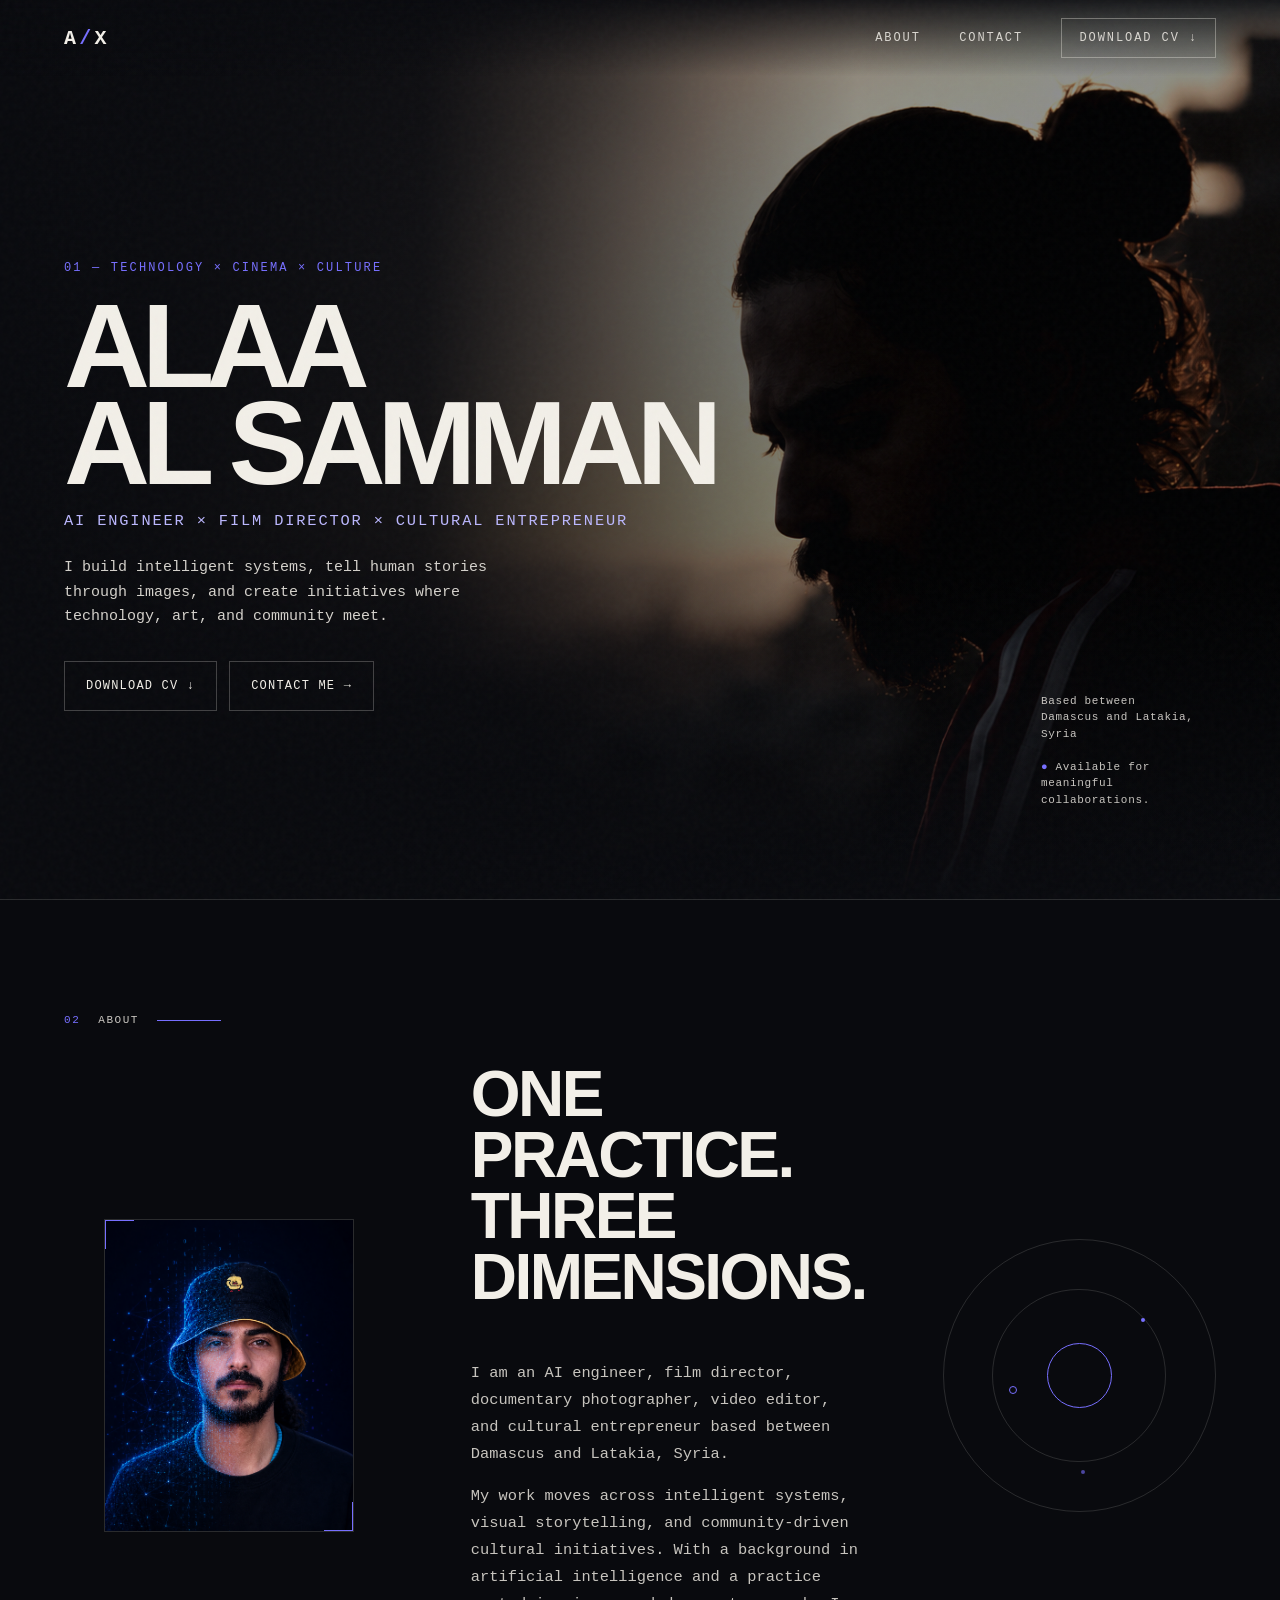
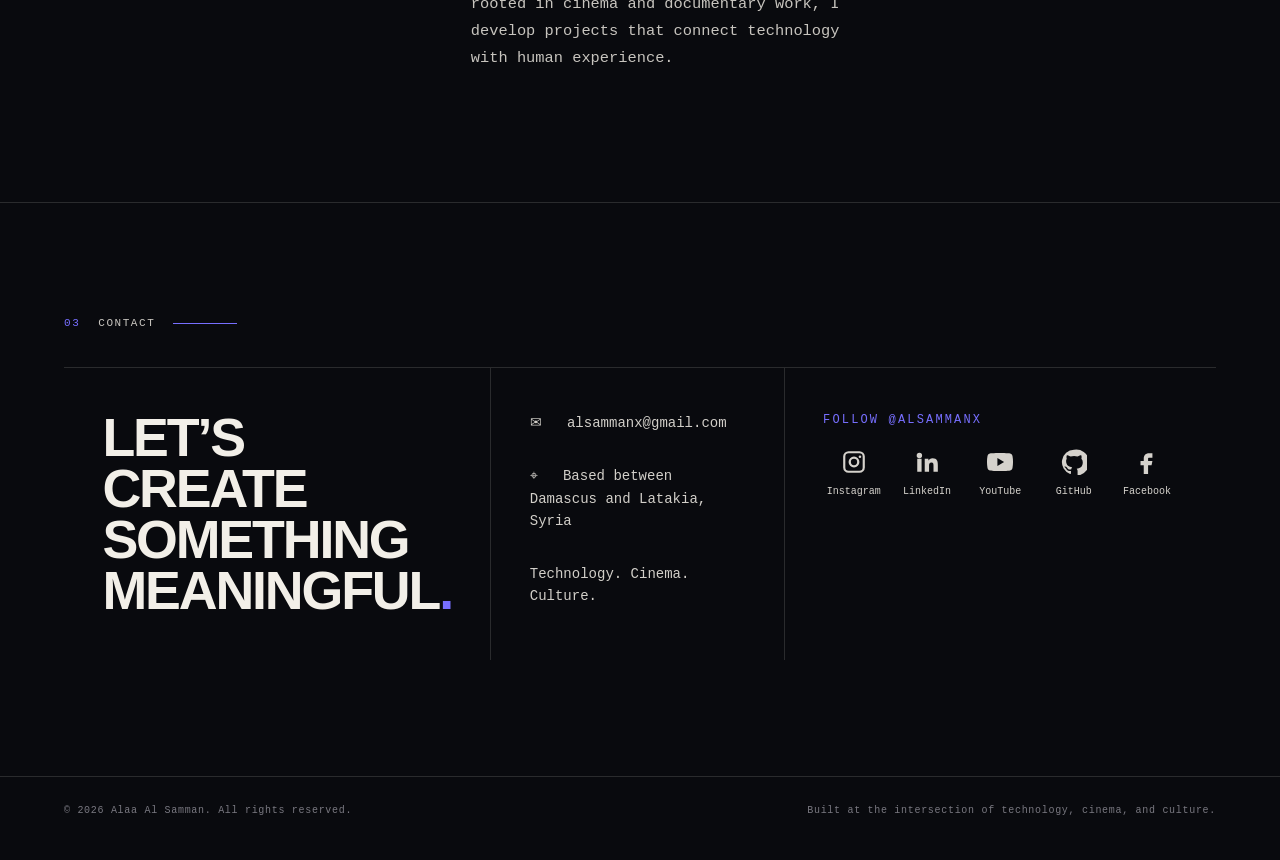
<file: index.html>
<!doctype html>
<html lang="en">
<head>
  <meta charset="utf-8">
  <meta name="viewport" content="width=device-width, initial-scale=1">
  <title>Alaa Al Samman | AI Engineer, Film Director & Cultural Entrepreneur</title>
  <meta name="description" content="Portfolio of Alaa Al Samman, an AI engineer, film director, documentary photographer, editor and cultural entrepreneur working between Damascus and Latakia, Syria.">
  <meta name="theme-color" content="#090a0e">
  <link rel="canonical" href="https://alsammanx.com/">
  <link rel="icon" href="assets/images/favicon.svg" type="image/svg+xml">
  <link rel="stylesheet" href="assets/css/style.css">
  <meta property="og:type" content="website">
  <meta property="og:title" content="Alaa Al Samman | Technology × Cinema × Culture">
  <meta property="og:description" content="I build intelligent systems, tell human stories through images, and create initiatives where technology, art, and community meet.">
  <meta property="og:url" content="https://alsammanx.com/">
  <meta property="og:image" content="https://alsammanx.com/assets/images/social-preview.jpg">
  <meta name="twitter:card" content="summary_large_image">
  <script type="application/ld+json">
  {
    "@context":"https://schema.org",
    "@type":"Person",
    "name":"Alaa Al Samman",
    "url":"https://alsammanx.com/",
    "email":"mailto:alsammanx@gmail.com",
    "jobTitle":["AI Engineer","Film Director","Cultural Entrepreneur"],
    "sameAs":[
      "https://www.facebook.com/alsammanx",
      "https://instagram.com/alsammanx",
      "https://linkedin.com/in/alsammanx",
      "https://www.youtube.com/@AlSammanx",
      "https://github.com/alsammanx"
    ]
  }
  </script>
</head>
<body>
<a class="skip-link" href="#main">Skip to content</a>
<header class="site-header" aria-label="Primary navigation">
  <a class="brand" href="#home" aria-label="Alaa Al Samman home">A<span>/</span>X</a>
  <button class="menu-btn" type="button" aria-label="Open navigation" aria-expanded="false">☰</button>
  <nav class="nav">
    <a href="#about">About</a>
    <a href="#contact">Contact</a>
    <a class="cv-link" href="assets/files/Alaa_Al_Samman_CV_2026.pdf" target="_blank" rel="noopener">Download CV ↓</a>
  </nav>
</header>

<main id="main">
  <section class="hero" id="home" aria-labelledby="hero-title">
    <div class="hero-media"><img src="assets/images/alaa-cinematic.jpg" alt="Alaa Al Samman in cinematic silhouette at sunset" fetchpriority="high"></div>
    <div class="hero-content">
      <p class="eyebrow">01 — Technology × Cinema × Culture</p>
      <h1 id="hero-title">Alaa<br>Al Samman</h1>
      <p class="role">AI Engineer × Film Director × Cultural Entrepreneur</p>
      <p class="hero-copy">I build intelligent systems, tell human stories through images, and create initiatives where technology, art, and community meet.</p>
      <div class="actions">
        <a class="btn" href="assets/files/Alaa_Al_Samman_CV_2026.pdf" target="_blank" rel="noopener">Download CV ↓</a>
        <a class="btn" href="mailto:alsammanx@gmail.com">Contact me →</a>
      </div>
    </div>
    <p class="location-stamp">Based between<br>Damascus and Latakia,<br>Syria<br><br><span style="color:var(--accent)">●</span> Available for meaningful collaborations.</p>
  </section>

  <section class="section" id="about" aria-labelledby="about-title">
    <p class="section-label"><span>02</span> About</p>
    <div class="about-grid reveal">
      <figure class="portrait"><img src="assets/images/alaa-portrait.png" alt="Professional portrait of Alaa Al Samman" loading="lazy"></figure>
      <div class="about-copy">
        <h2 id="about-title">One practice.<br>Three dimensions.</h2>
        <p>I am an AI engineer, film director, documentary photographer, video editor, and cultural entrepreneur based between Damascus and Latakia, Syria.</p>
        <p>My work moves across intelligent systems, visual storytelling, and community-driven cultural initiatives. With a background in artificial intelligence and a practice rooted in cinema and documentary work, I develop projects that connect technology with human experience.</p>
      </div>
      <div class="orbit" aria-hidden="true"><i></i></div>
    </div>
  </section>

  <section class="section" id="contact" aria-labelledby="contact-title">
    <p class="section-label"><span>03</span> Contact</p>
    <div class="contact-grid reveal">
      <div><h2 class="contact-title" id="contact-title">Let’s create<br>something<br>meaningful<span style="color:var(--accent)">.</span></h2></div>
      <div class="contact-info">
        <a href="mailto:alsammanx@gmail.com">✉ &nbsp; alsammanx@gmail.com</a>
        <span>⌖ &nbsp; Based between Damascus and Latakia, Syria</span>
        <span>Technology. Cinema. Culture.</span>
      </div>
      <div>
        <p class="eyebrow">Follow @alsammanx</p>
        <div class="socials">
          <a class="social" href="https://instagram.com/alsammanx" target="_blank" rel="noopener" aria-label="Instagram"><svg viewBox="0 0 24 24"><path d="M7 2h10a5 5 0 0 1 5 5v10a5 5 0 0 1-5 5H7a5 5 0 0 1-5-5V7a5 5 0 0 1 5-5Zm0 2a3 3 0 0 0-3 3v10a3 3 0 0 0 3 3h10a3 3 0 0 0 3-3V7a3 3 0 0 0-3-3H7Zm5 3a5 5 0 1 1 0 10 5 5 0 0 1 0-10Zm0 2.1a2.9 2.9 0 1 0 0 5.8 2.9 2.9 0 0 0 0-5.8ZM17.5 6a1.2 1.2 0 1 1 0 2.4 1.2 1.2 0 0 1 0-2.4Z"/></svg><span>Instagram</span></a>
          <a class="social" href="https://linkedin.com/in/alsammanx" target="_blank" rel="noopener" aria-label="LinkedIn"><svg viewBox="0 0 24 24"><path d="M4.98 3.5a2.5 2.5 0 1 1 0 5 2.5 2.5 0 0 1 0-5ZM3 9h4v12H3V9Zm6.5 0h3.8v1.7h.1c.5-1 1.8-2.1 3.8-2.1 4 0 4.8 2.6 4.8 6.1V21h-4v-5.6c0-1.3 0-3-1.9-3-1.9 0-2.2 1.4-2.2 2.9V21h-4V9Z"/></svg><span>LinkedIn</span></a>
          <a class="social" href="https://www.youtube.com/@AlSammanx" target="_blank" rel="noopener" aria-label="YouTube"><svg viewBox="0 0 24 24"><path d="M23.5 6.2a3 3 0 0 0-2.1-2.1C19.5 3.6 12 3.6 12 3.6s-7.5 0-9.4.5A3 3 0 0 0 .5 6.2 31 31 0 0 0 0 12a31 31 0 0 0 .5 5.8 3 3 0 0 0 2.1 2.1c1.9.5 9.4.5 9.4.5s7.5 0 9.4-.5a3 3 0 0 0 2.1-2.1A31 31 0 0 0 24 12a31 31 0 0 0-.5-5.8ZM9.6 15.6V8.4L15.8 12l-6.2 3.6Z"/></svg><span>YouTube</span></a>
          <a class="social" href="https://github.com/alsammanx" target="_blank" rel="noopener" aria-label="GitHub"><svg viewBox="0 0 24 24"><path d="M12 .7A11.5 11.5 0 0 0 8.4 23c.6.1.8-.3.8-.6v-2.2c-3.4.7-4.1-1.4-4.1-1.4-.6-1.4-1.4-1.8-1.4-1.8-1.1-.8.1-.8.1-.8 1.3.1 2 1.3 2 1.3 1.1 2 3 1.4 3.7 1.1.1-.8.4-1.4.8-1.7-2.7-.3-5.6-1.4-5.6-6A4.7 4.7 0 0 1 5.3 9c-.1-.3-.5-1.6.1-3.3 0 0 1-.3 3.5 1.3a12 12 0 0 1 6.3 0c2.4-1.6 3.5-1.3 3.5-1.3.6 1.7.2 3 .1 3.3a4.7 4.7 0 0 1 1.3 3.3c0 4.6-2.9 5.7-5.6 6 .4.4.8 1.1.8 2.2v3.3c0 .4.2.7.8.6A11.5 11.5 0 0 0 12 .7Z"/></svg><span>GitHub</span></a>
          <a class="social" href="https://www.facebook.com/alsammanx" target="_blank" rel="noopener" aria-label="Facebook"><svg viewBox="0 0 24 24"><path d="M14 8h3V4h-3c-3.3 0-5 2-5 5v2H6v4h3v8h4v-8h3.2l.8-4H13V9c0-.7.3-1 1-1Z"/></svg><span>Facebook</span></a>
        </div>
      </div>
    </div>
  </section>
</main>
<footer class="footer"><span>© <span data-year>2026</span> Alaa Al Samman. All rights reserved.</span><span>Built at the intersection of technology, cinema, and culture.</span></footer>
<script src="assets/js/main.js" defer></script>
</body>
</html>
</file>
<file: assets/css/style.css>
:root {
  --bg: #090a0e;
  --surface: #101116;
  --surface-2: #15161c;
  --text: #f2efe8;
  --muted: #a7a6ad;
  --line: rgba(242,239,232,.14);
  --accent: #776fff;
  --accent-soft: rgba(119,111,255,.18);
  --max: 1480px;
  --gutter: clamp(22px, 5vw, 76px);
}
*{box-sizing:border-box}
html{scroll-behavior:smooth;background:var(--bg)}
body{margin:0;background:var(--bg);color:var(--text);font-family:Arial,Helvetica,sans-serif;line-height:1.55;overflow-x:hidden}
body::before{content:"";position:fixed;inset:0;pointer-events:none;z-index:50;opacity:.035;background-image:url("data:image/svg+xml,%3Csvg viewBox='0 0 180 180' xmlns='http://www.w3.org/2000/svg'%3E%3Cfilter id='n'%3E%3CfeTurbulence type='fractalNoise' baseFrequency='.9' numOctaves='3' stitchTiles='stitch'/%3E%3C/filter%3E%3Crect width='100%25' height='100%25' filter='url(%23n)' opacity='.8'/%3E%3C/svg%3E")}
a{color:inherit;text-decoration:none}
img{display:block;max-width:100%}
button,a{outline-offset:5px}
.skip-link{position:fixed;left:12px;top:-100px;background:var(--text);color:var(--bg);padding:12px 16px;z-index:100}.skip-link:focus{top:12px}
.site-header{position:fixed;z-index:40;left:0;right:0;top:0;padding:18px var(--gutter);display:flex;align-items:center;justify-content:space-between;transition:.3s;background:linear-gradient(180deg,rgba(9,10,14,.9),rgba(9,10,14,0));}
.site-header.scrolled{background:rgba(9,10,14,.88);backdrop-filter:blur(14px);border-bottom:1px solid var(--line)}
.brand{font-family:ui-monospace,SFMono-Regular,Consolas,monospace;font-size:20px;letter-spacing:.16em;font-weight:700}.brand span{color:var(--accent)}
.nav{display:flex;align-items:center;gap:clamp(18px,3vw,42px);font:12px/1 ui-monospace,SFMono-Regular,Consolas,monospace;letter-spacing:.16em;text-transform:uppercase}
.nav a{color:#d9d6d0}.nav a:hover{color:var(--accent)}
.cv-link{border:1px solid rgba(242,239,232,.35);padding:13px 17px}
.menu-btn{display:none;background:none;border:0;color:var(--text);font-size:24px}
.hero{min-height:100svh;position:relative;display:grid;align-items:end;overflow:hidden;border-bottom:1px solid var(--line)}
.hero-media{position:absolute;inset:0;background:#090a0e}
.hero-media img{width:100%;height:100%;object-fit:cover;object-position:72% center;filter:saturate(.75) contrast(1.08) brightness(.68)}
.hero-media::after{content:"";position:absolute;inset:0;background:linear-gradient(90deg,#090a0e 0%,rgba(9,10,14,.93) 33%,rgba(9,10,14,.18) 67%,rgba(9,10,14,.2) 100%),linear-gradient(0deg,#090a0e 0%,transparent 36%)}
.hero-content{position:relative;z-index:2;padding:clamp(140px,18vh,220px) var(--gutter) clamp(66px,10vh,118px);max-width:var(--max);width:100%;margin:auto}
.eyebrow{margin:0 0 20px;color:var(--accent);font:12px/1.4 ui-monospace,SFMono-Regular,Consolas,monospace;letter-spacing:.18em;text-transform:uppercase}
h1,h2,h3,p{margin-top:0}
h1{max-width:850px;margin-bottom:18px;font-size:clamp(58px,9.3vw,154px);line-height:.82;letter-spacing:-.07em;text-transform:uppercase;font-weight:800}
.role{color:#bcb8ff;font:clamp(12px,1.2vw,18px)/1.5 ui-monospace,SFMono-Regular,Consolas,monospace;letter-spacing:.12em;text-transform:uppercase}
.hero-copy{max-width:480px;margin:23px 0 31px;color:#d4d1cb;font:clamp(15px,1.15vw,18px)/1.65 ui-monospace,SFMono-Regular,Consolas,monospace}
.actions{display:flex;flex-wrap:wrap;gap:12px}
.btn{display:inline-flex;align-items:center;justify-content:center;min-height:50px;padding:0 21px;border:1px solid rgba(242,239,232,.24);font:12px/1 ui-monospace,SFMono-Regular,Consolas,monospace;text-transform:uppercase;letter-spacing:.1em;transition:.25s}
.btn.primary{border-color:var(--accent);box-shadow:inset 0 0 0 1px transparent}.btn:hover{background:var(--text);color:var(--bg);border-color:var(--text);transform:translateY(-2px)}
.location-stamp{position:absolute;z-index:2;right:var(--gutter);bottom:80px;max-width:175px;color:#c8c5c0;font:11px/1.5 ui-monospace,SFMono-Regular,Consolas,monospace;letter-spacing:.06em}
.section{max-width:var(--max);margin:auto;padding:clamp(72px,9vw,132px) var(--gutter);border-bottom:1px solid var(--line)}
.section-label{display:flex;gap:18px;align-items:center;margin-bottom:38px;color:#c9c6c0;font:11px/1 ui-monospace,SFMono-Regular,Consolas,monospace;letter-spacing:.14em;text-transform:uppercase}.section-label span{color:var(--accent)}.section-label::after{content:"";height:1px;width:64px;background:var(--accent)}
.about-grid{display:grid;grid-template-columns:minmax(240px,330px) 1fr minmax(180px,310px);gap:clamp(30px,6vw,90px);align-items:center}
.portrait{aspect-ratio:4/5;overflow:hidden;border:1px solid var(--line);position:relative}.portrait::before,.portrait::after{content:"";position:absolute;width:28px;height:28px;border-color:var(--accent);z-index:1}.portrait::before{left:-1px;top:-1px;border-left:2px solid var(--accent);border-top:2px solid var(--accent)}.portrait::after{right:-1px;bottom:-1px;border-right:2px solid var(--accent);border-bottom:2px solid var(--accent)}.portrait img{width:100%;height:100%;object-fit:cover;object-position:center 22%}
.about-copy h2,.contact-title{font-size:clamp(42px,5vw,78px);line-height:.95;letter-spacing:-.04em;text-transform:uppercase}.about-copy p{color:#c7c4be;max-width:680px;font:clamp(15px,1.2vw,18px)/1.75 ui-monospace,SFMono-Regular,Consolas,monospace}
.orbit{aspect-ratio:1;border:1px solid var(--line);border-radius:50%;position:relative}.orbit::before,.orbit::after{content:"";position:absolute;border:1px solid var(--line);border-radius:50%;inset:18%}.orbit::after{inset:38%;border-color:var(--accent)}.orbit i{position:absolute;width:8px;height:8px;border:1px solid var(--accent);border-radius:50%;left:24%;top:54%;box-shadow:130px -70px 0 -2px var(--accent),70px 82px 0 -2px rgba(119,111,255,.6)}
.dimensions{display:grid;grid-template-columns:repeat(3,1fr);border-top:1px solid var(--line);border-bottom:1px solid var(--line)}
.dimension{padding:38px clamp(20px,3vw,46px);border-right:1px solid var(--line);min-height:250px}.dimension:last-child{border-right:0}.dimension-no{color:var(--accent);font:11px/1 ui-monospace,SFMono-Regular,Consolas,monospace}.dimension h3{margin:36px 0 16px;font-size:clamp(22px,2.2vw,34px);letter-spacing:-.02em;text-transform:uppercase}.dimension p{color:var(--muted);font:14px/1.7 ui-monospace,SFMono-Regular,Consolas,monospace}.dimension svg{width:38px;height:38px;stroke:var(--accent);fill:none;stroke-width:1.6}
.work-grid{display:grid;grid-template-columns:repeat(4,1fr);gap:14px}.project{position:relative;min-height:500px;overflow:hidden;border:1px solid var(--line);background:var(--surface)}.project img{width:100%;height:100%;object-fit:cover;transition:.65s;filter:saturate(.7) brightness(.72) contrast(1.08)}.project::after{content:"";position:absolute;inset:0;background:linear-gradient(0deg,rgba(6,7,10,.98) 0%,rgba(6,7,10,.58) 42%,rgba(6,7,10,.08) 80%)}.project-info{position:absolute;z-index:2;inset:auto 24px 25px}.project-type{color:#b8b4ff;font:10px/1.4 ui-monospace,SFMono-Regular,Consolas,monospace;letter-spacing:.13em;text-transform:uppercase}.project h3{margin:10px 0 12px;font-size:28px;text-transform:uppercase;letter-spacing:-.03em}.project p{color:#c1beb9;font:13px/1.65 ui-monospace,SFMono-Regular,Consolas,monospace;min-height:84px}.project-link{display:inline-flex;gap:12px;align-items:center;margin-top:15px;font:11px/1 ui-monospace,SFMono-Regular,Consolas,monospace;text-transform:uppercase;letter-spacing:.1em}.project-link::after{content:"→";color:var(--accent)}.project:hover img{transform:scale(1.05);filter:saturate(.95) brightness(.85)}
.contact-grid{display:grid;grid-template-columns:1.1fr .85fr 1.25fr;gap:0;border-top:1px solid var(--line)}.contact-grid>div{padding:44px clamp(20px,3vw,48px);border-right:1px solid var(--line)}.contact-grid>div:last-child{border-right:0}.contact-title{font-size:clamp(40px,4.2vw,66px);margin-bottom:0}.contact-info{display:grid;gap:22px;color:#d2cfc9;font:14px/1.6 ui-monospace,SFMono-Regular,Consolas,monospace}.contact-info a:hover{color:var(--accent)}.socials{display:grid;grid-template-columns:repeat(5,1fr);gap:12px}.social{display:grid;gap:12px;justify-items:center;color:#d5d2cc;font:10px/1 ui-monospace,SFMono-Regular,Consolas,monospace}.social svg{width:26px;height:26px;fill:currentColor}.social:hover{color:var(--accent)}
.footer{max-width:var(--max);margin:auto;padding:26px var(--gutter) 42px;display:flex;justify-content:space-between;color:#797880;font:10px/1.5 ui-monospace,SFMono-Regular,Consolas,monospace;letter-spacing:.07em}
.reveal{opacity:0;transform:translateY(24px);transition:opacity .7s ease,transform .7s ease}.reveal.visible{opacity:1;transform:none}
@media(max-width:1050px){.about-grid{grid-template-columns:280px 1fr}.orbit{display:none}.work-grid{grid-template-columns:repeat(2,1fr)}.project{min-height:460px}.contact-grid{grid-template-columns:1fr 1fr}.contact-grid>div:first-child{grid-column:1/-1;border-bottom:1px solid var(--line)}.hero-media::after{background:linear-gradient(90deg,#090a0e 0%,rgba(9,10,14,.82) 46%,rgba(9,10,14,.2) 100%),linear-gradient(0deg,#090a0e 0%,transparent 40%)}}
@media(max-width:760px){.site-header{padding:16px 20px}.nav{position:fixed;inset:65px 0 auto;background:rgba(9,10,14,.97);display:none;flex-direction:column;align-items:stretch;padding:24px;border-bottom:1px solid var(--line)}.nav.open{display:flex}.menu-btn{display:block}.hero{min-height:900px}.hero-media img{object-position:62% center}.hero-media::after{background:linear-gradient(0deg,#090a0e 2%,rgba(9,10,14,.92) 45%,rgba(9,10,14,.12) 100%)}.hero-content{align-self:end;padding:390px 22px 64px}.location-stamp{display:none}h1{font-size:clamp(52px,18vw,92px);max-width:100%}.role{font-size:11px}.hero-copy{font-size:14px}.about-grid{grid-template-columns:1fr}.portrait{max-width:320px}.dimensions{grid-template-columns:1fr}.dimension{border-right:0;border-bottom:1px solid var(--line)}.dimension:last-child{border-bottom:0}.work-grid{grid-template-columns:1fr}.project{min-height:430px}.contact-grid{grid-template-columns:1fr}.contact-grid>div{border-right:0;border-bottom:1px solid var(--line)}.socials{grid-template-columns:repeat(5,1fr)}.footer{gap:20px;flex-direction:column}.section{padding-left:22px;padding-right:22px}}
@media(prefers-reduced-motion:reduce){html{scroll-behavior:auto}.reveal{opacity:1;transform:none;transition:none}.project img,.btn{transition:none}}
</file>
